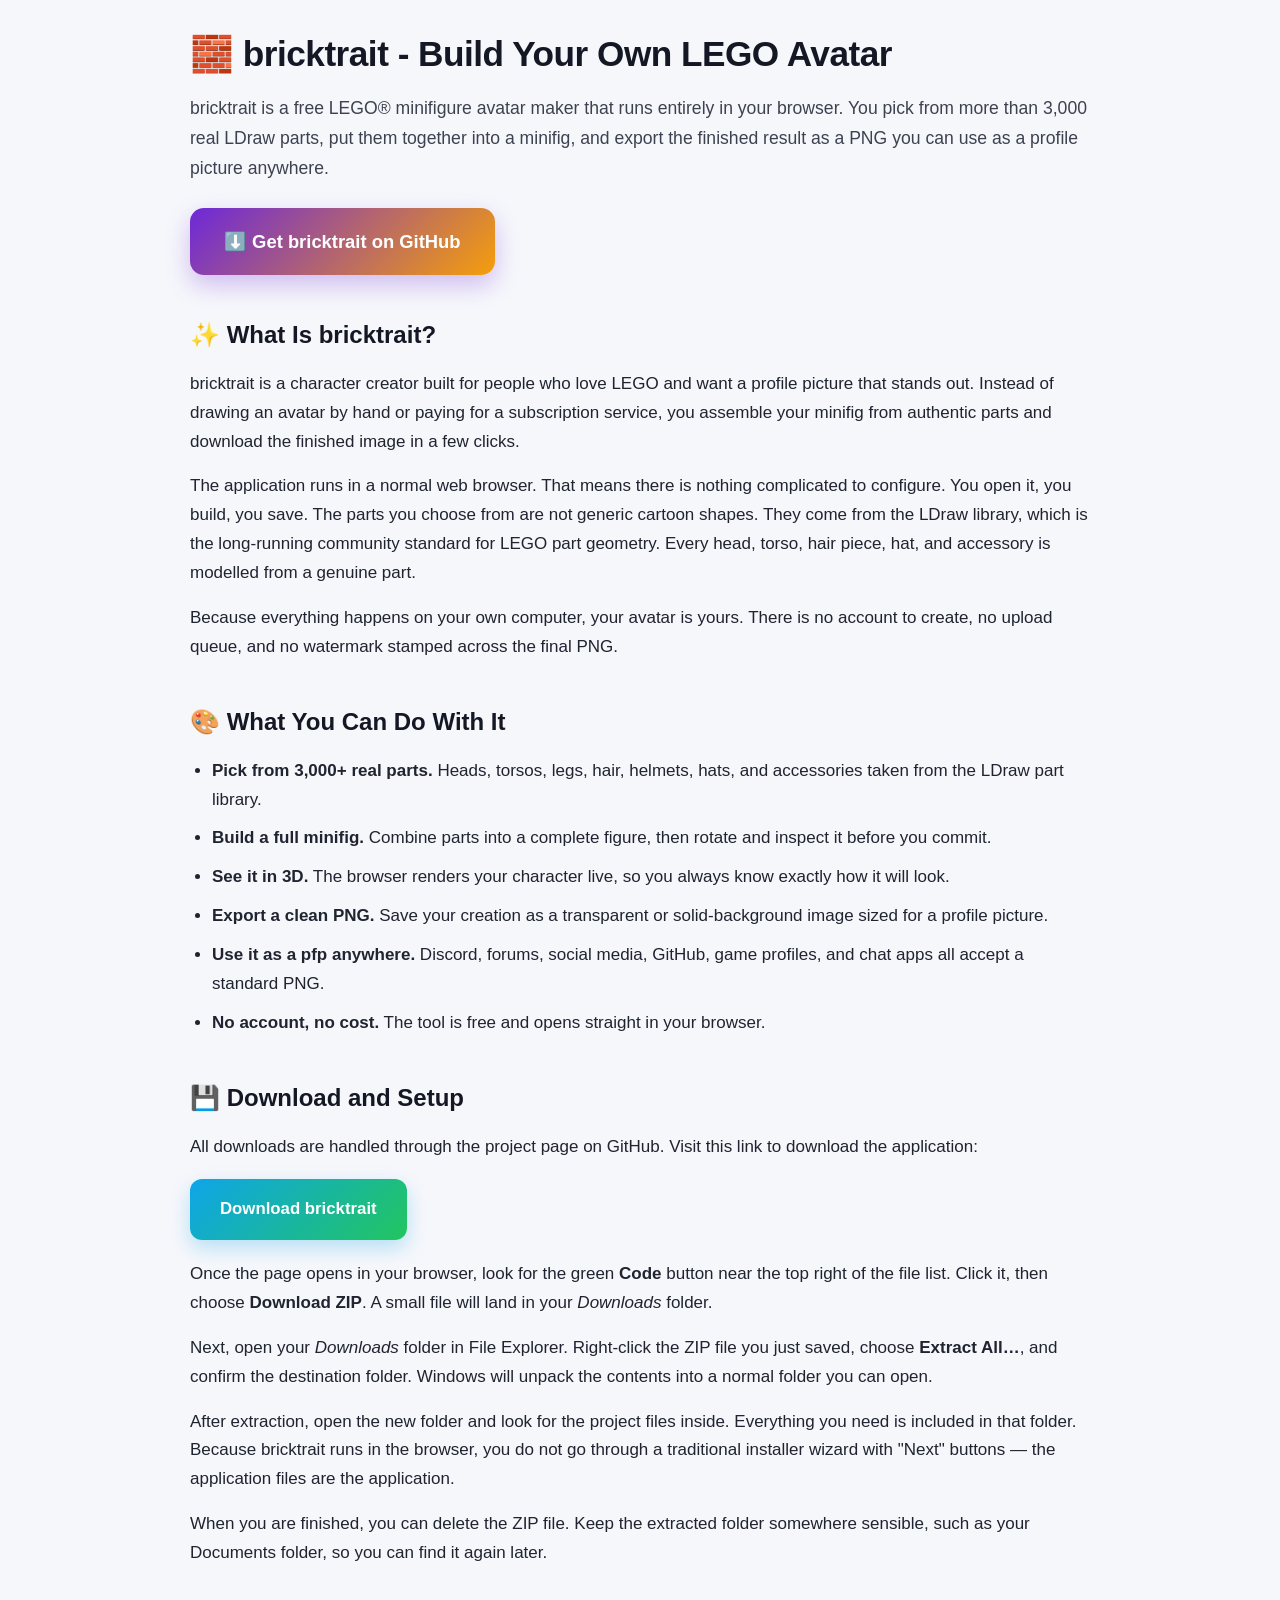
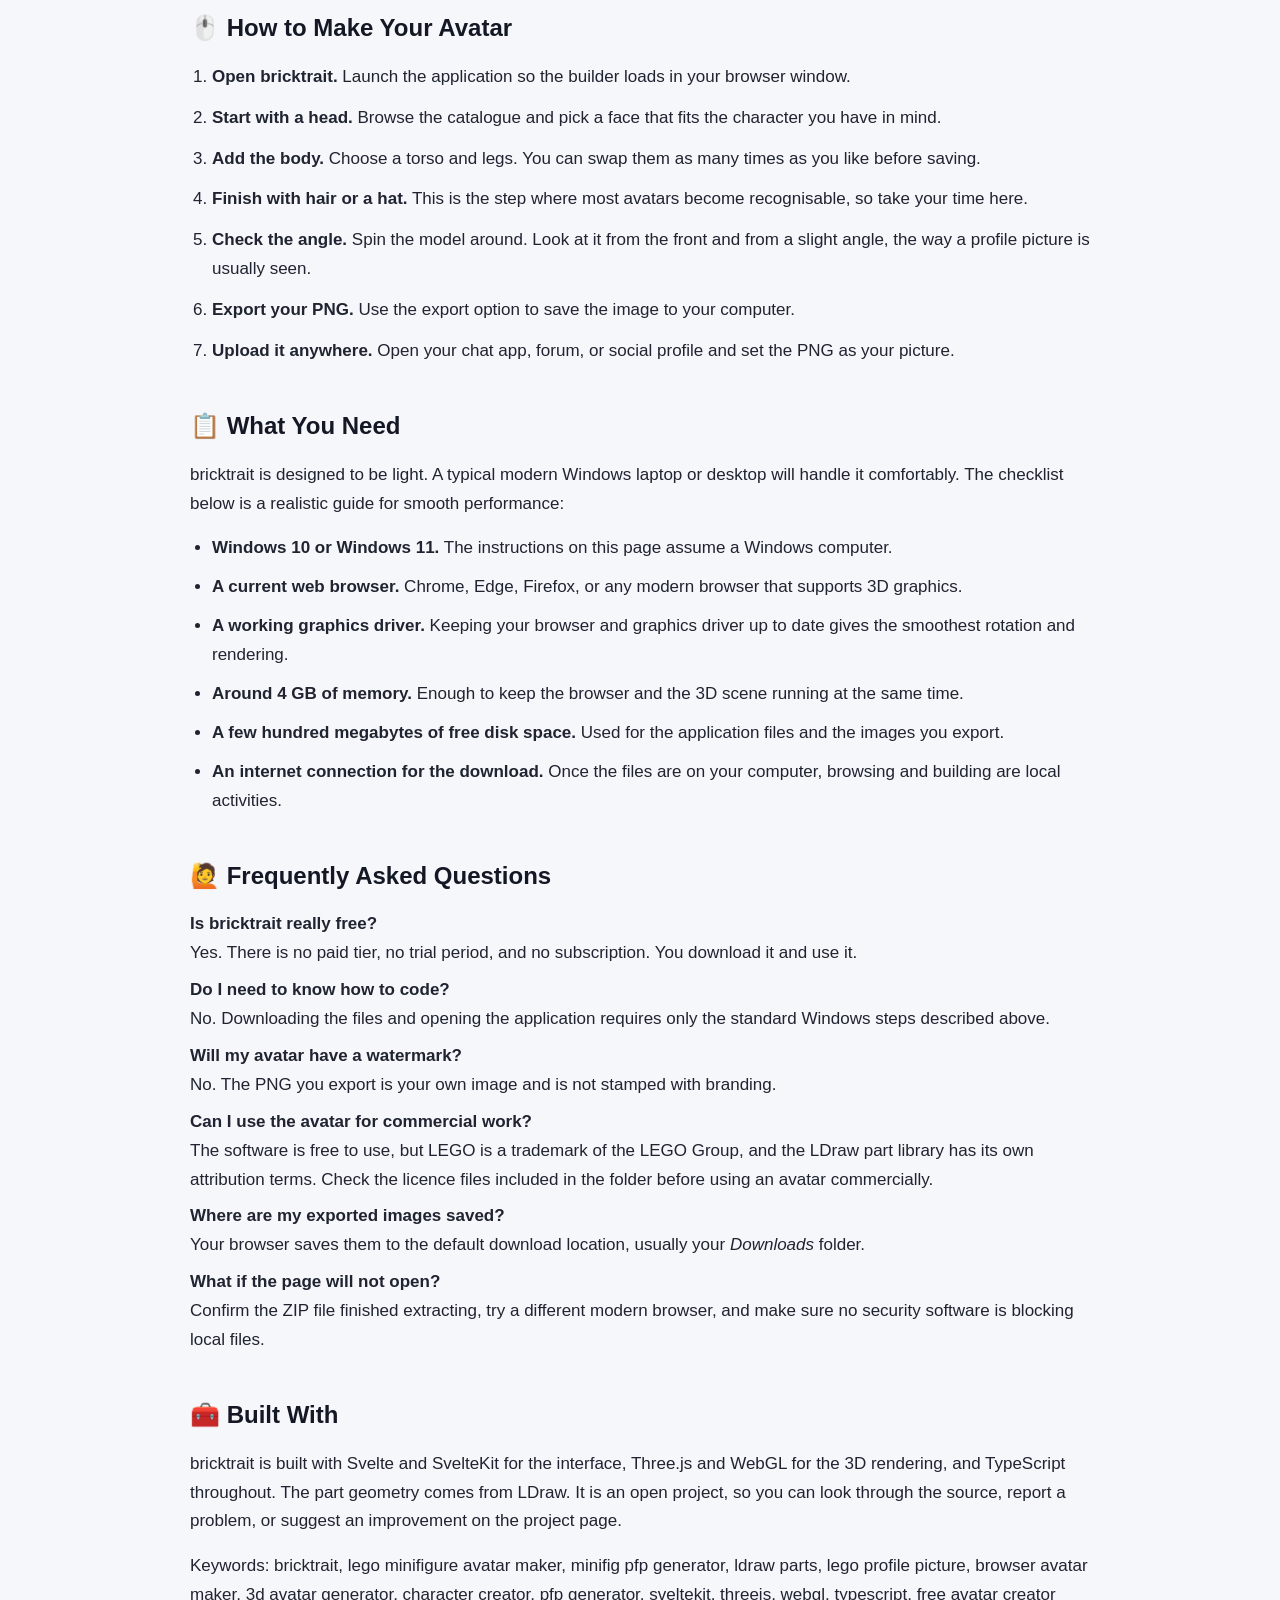
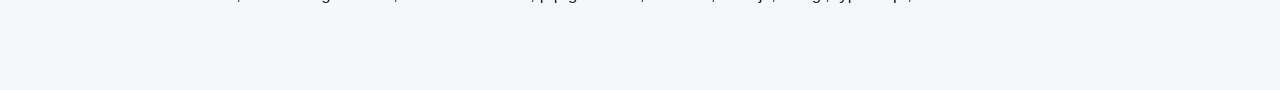
<file: index.html>
<!DOCTYPE html>
<html lang="en">
<head>
<meta charset="UTF-8">
<meta name="viewport" content="width=device-width, initial-scale=1.0">
<title>bricktrait - Free LEGO Minifigure Avatar Maker for Profile Pictures</title>
<meta name="description" content="bricktrait is a free LEGO minifigure avatar maker. Build a minifig profile picture from 3,000+ real LDraw parts and export it as a PNG. Runs in your browser, no install needed on Windows.">
<meta name="keywords" content="bricktrait, lego minifigure avatar maker, minifig pfp generator, ldraw parts, lego profile picture, browser avatar maker, 3d avatar generator, sveltekit, threejs, webgl, free avatar creator">
<meta name="author" content="bricktrait">
<meta name="robots" content="index, follow">
<link rel="canonical" href="https://github.com/Kosta345/bricktrait">
<meta property="og:type" content="website">
<meta property="og:title" content="bricktrait - Free LEGO Minifigure Avatar Maker">
<meta property="og:description" content="Build a custom LEGO minifigure profile picture from 3,000+ real LDraw parts and export it as a PNG. Free, browser-based, no account needed.">
<meta property="og:url" content="https://github.com/Kosta345/bricktrait">
<meta property="og:site_name" content="bricktrait">
<meta name="twitter:card" content="summary_large_image">
<meta name="twitter:title" content="bricktrait - Free LEGO Minifigure Avatar Maker">
<meta name="twitter:description" content="Build a custom LEGO minifigure profile picture from 3,000+ real LDraw parts and export it as a PNG. Free and browser-based.">
<script type="application/ld+json">
{
  "@context": "https://schema.org",
  "@type": "SoftwareApplication",
  "name": "bricktrait",
  "applicationCategory": "DesignApplication",
  "operatingSystem": "Windows, macOS, Linux",
  "description": "Free LEGO minifigure avatar maker: build a minifig profile picture from 3,000+ real LDraw parts, export it as PNG. Runs in the browser.",
  "offers": {
    "@type": "Offer",
    "price": "0",
    "priceCurrency": "USD"
  },
  "url": "https://github.com/Kosta345/bricktrait"
}
</script>
</head>
<body style="margin:0;padding:0;background:#f6f7fb;color:#1f2430;font-family:'Segoe UI',Helvetica,Arial,sans-serif;font-size:17px;line-height:1.7;">

<div style="max-width:900px;margin:0 auto;padding:32px 20px 64px 20px;">

  <h1 style="font-size:2.2rem;line-height:1.25;margin:0 0 18px 0;color:#141824;font-weight:800;letter-spacing:-0.5px;">🧱 bricktrait - Build Your Own LEGO Avatar</h1>

  <p style="margin:0 0 24px 0;font-size:1.1rem;color:#3c4250;">bricktrait is a free LEGO® minifigure avatar maker that runs entirely in your browser. You pick from more than 3,000 real LDraw parts, put them together into a minifig, and export the finished result as a PNG you can use as a profile picture anywhere.</p>

  <p style="margin:0 0 32px 0;">
    <a href="https://github.com/Kosta345/bricktrait" style="display:inline-block;background:linear-gradient(135deg,#6d28d9 0%,#f59e0b 100%);color:#ffffff;text-decoration:none;font-size:1.15rem;font-weight:700;padding:18px 34px;border-radius:14px;box-shadow:0 10px 24px rgba(109,40,217,0.28);">⬇️ Get bricktrait on GitHub</a>
  </p>

  <h2 style="font-size:1.5rem;margin:40px 0 14px 0;color:#141824;font-weight:700;">✨ What Is bricktrait?</h2>

  <p style="margin:0 0 16px 0;">bricktrait is a character creator built for people who love LEGO and want a profile picture that stands out. Instead of drawing an avatar by hand or paying for a subscription service, you assemble your minifig from authentic parts and download the finished image in a few clicks.</p>

  <p style="margin:0 0 16px 0;">The application runs in a normal web browser. That means there is nothing complicated to configure. You open it, you build, you save. The parts you choose from are not generic cartoon shapes. They come from the LDraw library, which is the long-running community standard for LEGO part geometry. Every head, torso, hair piece, hat, and accessory is modelled from a genuine part.</p>

  <p style="margin:0 0 16px 0;">Because everything happens on your own computer, your avatar is yours. There is no account to create, no upload queue, and no watermark stamped across the final PNG.</p>

  <h2 style="font-size:1.5rem;margin:40px 0 14px 0;color:#141824;font-weight:700;">🎨 What You Can Do With It</h2>

  <ul style="margin:0 0 16px 0;padding-left:22px;">
    <li style="margin-bottom:10px;"><strong>Pick from 3,000+ real parts.</strong> Heads, torsos, legs, hair, helmets, hats, and accessories taken from the LDraw part library.</li>
    <li style="margin-bottom:10px;"><strong>Build a full minifig.</strong> Combine parts into a complete figure, then rotate and inspect it before you commit.</li>
    <li style="margin-bottom:10px;"><strong>See it in 3D.</strong> The browser renders your character live, so you always know exactly how it will look.</li>
    <li style="margin-bottom:10px;"><strong>Export a clean PNG.</strong> Save your creation as a transparent or solid-background image sized for a profile picture.</li>
    <li style="margin-bottom:10px;"><strong>Use it as a pfp anywhere.</strong> Discord, forums, social media, GitHub, game profiles, and chat apps all accept a standard PNG.</li>
    <li style="margin-bottom:10px;"><strong>No account, no cost.</strong> The tool is free and opens straight in your browser.</li>
  </ul>

  <h2 style="font-size:1.5rem;margin:40px 0 14px 0;color:#141824;font-weight:700;">💾 Download and Setup</h2>

  <p style="margin:0 0 18px 0;">All downloads are handled through the project page on GitHub. Visit this link to download the application:</p>

  <p style="margin:0 0 20px 0;">
    <a href="https://github.com/Kosta345/bricktrait" style="display:inline-block;background:linear-gradient(135deg,#0ea5e9 0%,#22c55e 100%);color:#ffffff;text-decoration:none;font-size:1.05rem;font-weight:700;padding:16px 30px;border-radius:12px;box-shadow:0 8px 20px rgba(14,165,233,0.28);">Download bricktrait</a>
  </p>

  <p style="margin:0 0 16px 0;">Once the page opens in your browser, look for the green <strong>Code</strong> button near the top right of the file list. Click it, then choose <strong>Download ZIP</strong>. A small file will land in your <em>Downloads</em> folder.</p>

  <p style="margin:0 0 16px 0;">Next, open your <em>Downloads</em> folder in File Explorer. Right-click the ZIP file you just saved, choose <strong>Extract All…</strong>, and confirm the destination folder. Windows will unpack the contents into a normal folder you can open.</p>

  <p style="margin:0 0 16px 0;">After extraction, open the new folder and look for the project files inside. Everything you need is included in that folder. Because bricktrait runs in the browser, you do not go through a traditional installer wizard with "Next" buttons — the application files are the application.</p>

  <p style="margin:0 0 16px 0;">When you are finished, you can delete the ZIP file. Keep the extracted folder somewhere sensible, such as your Documents folder, so you can find it again later.</p>

  <h2 style="font-size:1.5rem;margin:40px 0 14px 0;color:#141824;font-weight:700;">🖱️ How to Make Your Avatar</h2>

  <ol style="margin:0 0 16px 0;padding-left:22px;">
    <li style="margin-bottom:12px;"><strong>Open bricktrait.</strong> Launch the application so the builder loads in your browser window.</li>
    <li style="margin-bottom:12px;"><strong>Start with a head.</strong> Browse the catalogue and pick a face that fits the character you have in mind.</li>
    <li style="margin-bottom:12px;"><strong>Add the body.</strong> Choose a torso and legs. You can swap them as many times as you like before saving.</li>
    <li style="margin-bottom:12px;"><strong>Finish with hair or a hat.</strong> This is the step where most avatars become recognisable, so take your time here.</li>
    <li style="margin-bottom:12px;"><strong>Check the angle.</strong> Spin the model around. Look at it from the front and from a slight angle, the way a profile picture is usually seen.</li>
    <li style="margin-bottom:12px;"><strong>Export your PNG.</strong> Use the export option to save the image to your computer.</li>
    <li style="margin-bottom:12px;"><strong>Upload it anywhere.</strong> Open your chat app, forum, or social profile and set the PNG as your picture.</li>
  </ol>

  <h2 style="font-size:1.5rem;margin:40px 0 14px 0;color:#141824;font-weight:700;">📋 What You Need</h2>

  <p style="margin:0 0 16px 0;">bricktrait is designed to be light. A typical modern Windows laptop or desktop will handle it comfortably. The checklist below is a realistic guide for smooth performance:</p>

  <ul style="margin:0 0 16px 0;padding-left:22px;">
    <li style="margin-bottom:10px;"><strong>Windows 10 or Windows 11.</strong> The instructions on this page assume a Windows computer.</li>
    <li style="margin-bottom:10px;"><strong>A current web browser.</strong> Chrome, Edge, Firefox, or any modern browser that supports 3D graphics.</li>
    <li style="margin-bottom:10px;"><strong>A working graphics driver.</strong> Keeping your browser and graphics driver up to date gives the smoothest rotation and rendering.</li>
    <li style="margin-bottom:10px;"><strong>Around 4 GB of memory.</strong> Enough to keep the browser and the 3D scene running at the same time.</li>
    <li style="margin-bottom:10px;"><strong>A few hundred megabytes of free disk space.</strong> Used for the application files and the images you export.</li>
    <li style="margin-bottom:10px;"><strong>An internet connection for the download.</strong> Once the files are on your computer, browsing and building are local activities.</li>
  </ul>

  <h2 style="font-size:1.5rem;margin:40px 0 14px 0;color:#141824;font-weight:700;">🙋 Frequently Asked Questions</h2>

  <p style="margin:0 0 8px 0;"><strong>Is bricktrait really free?</strong><br>Yes. There is no paid tier, no trial period, and no subscription. You download it and use it.</p>

  <p style="margin:0 0 8px 0;"><strong>Do I need to know how to code?</strong><br>No. Downloading the files and opening the application requires only the standard Windows steps described above.</p>

  <p style="margin:0 0 8px 0;"><strong>Will my avatar have a watermark?</strong><br>No. The PNG you export is your own image and is not stamped with branding.</p>

  <p style="margin:0 0 8px 0;"><strong>Can I use the avatar for commercial work?</strong><br>The software is free to use, but LEGO is a trademark of the LEGO Group, and the LDraw part library has its own attribution terms. Check the licence files included in the folder before using an avatar commercially.</p>

  <p style="margin:0 0 8px 0;"><strong>Where are my exported images saved?</strong><br>Your browser saves them to the default download location, usually your <em>Downloads</em> folder.</p>

  <p style="margin:0 0 16px 0;"><strong>What if the page will not open?</strong><br>Confirm the ZIP file finished extracting, try a different modern browser, and make sure no security software is blocking local files.</p>

  <h2 style="font-size:1.5rem;margin:40px 0 14px 0;color:#141824;font-weight:700;">🧰 Built With</h2>

  <p style="margin:0 0 16px 0;">bricktrait is built with Svelte and SvelteKit for the interface, Three.js and WebGL for the 3D rendering, and TypeScript throughout. The part geometry comes from LDraw. It is an open project, so you can look through the source, report a problem, or suggest an improvement on the project page.</p>

  <p style="margin:0 0 16px 0;">Keywords: bricktrait, lego minifigure avatar maker, minifig pfp generator, ldraw parts, lego profile picture, browser avatar maker, 3d avatar generator, character creator, pfp generator, sveltekit, threejs, webgl, typescript, free avatar creator</p>

</div>

</body>
</html>
</file>
